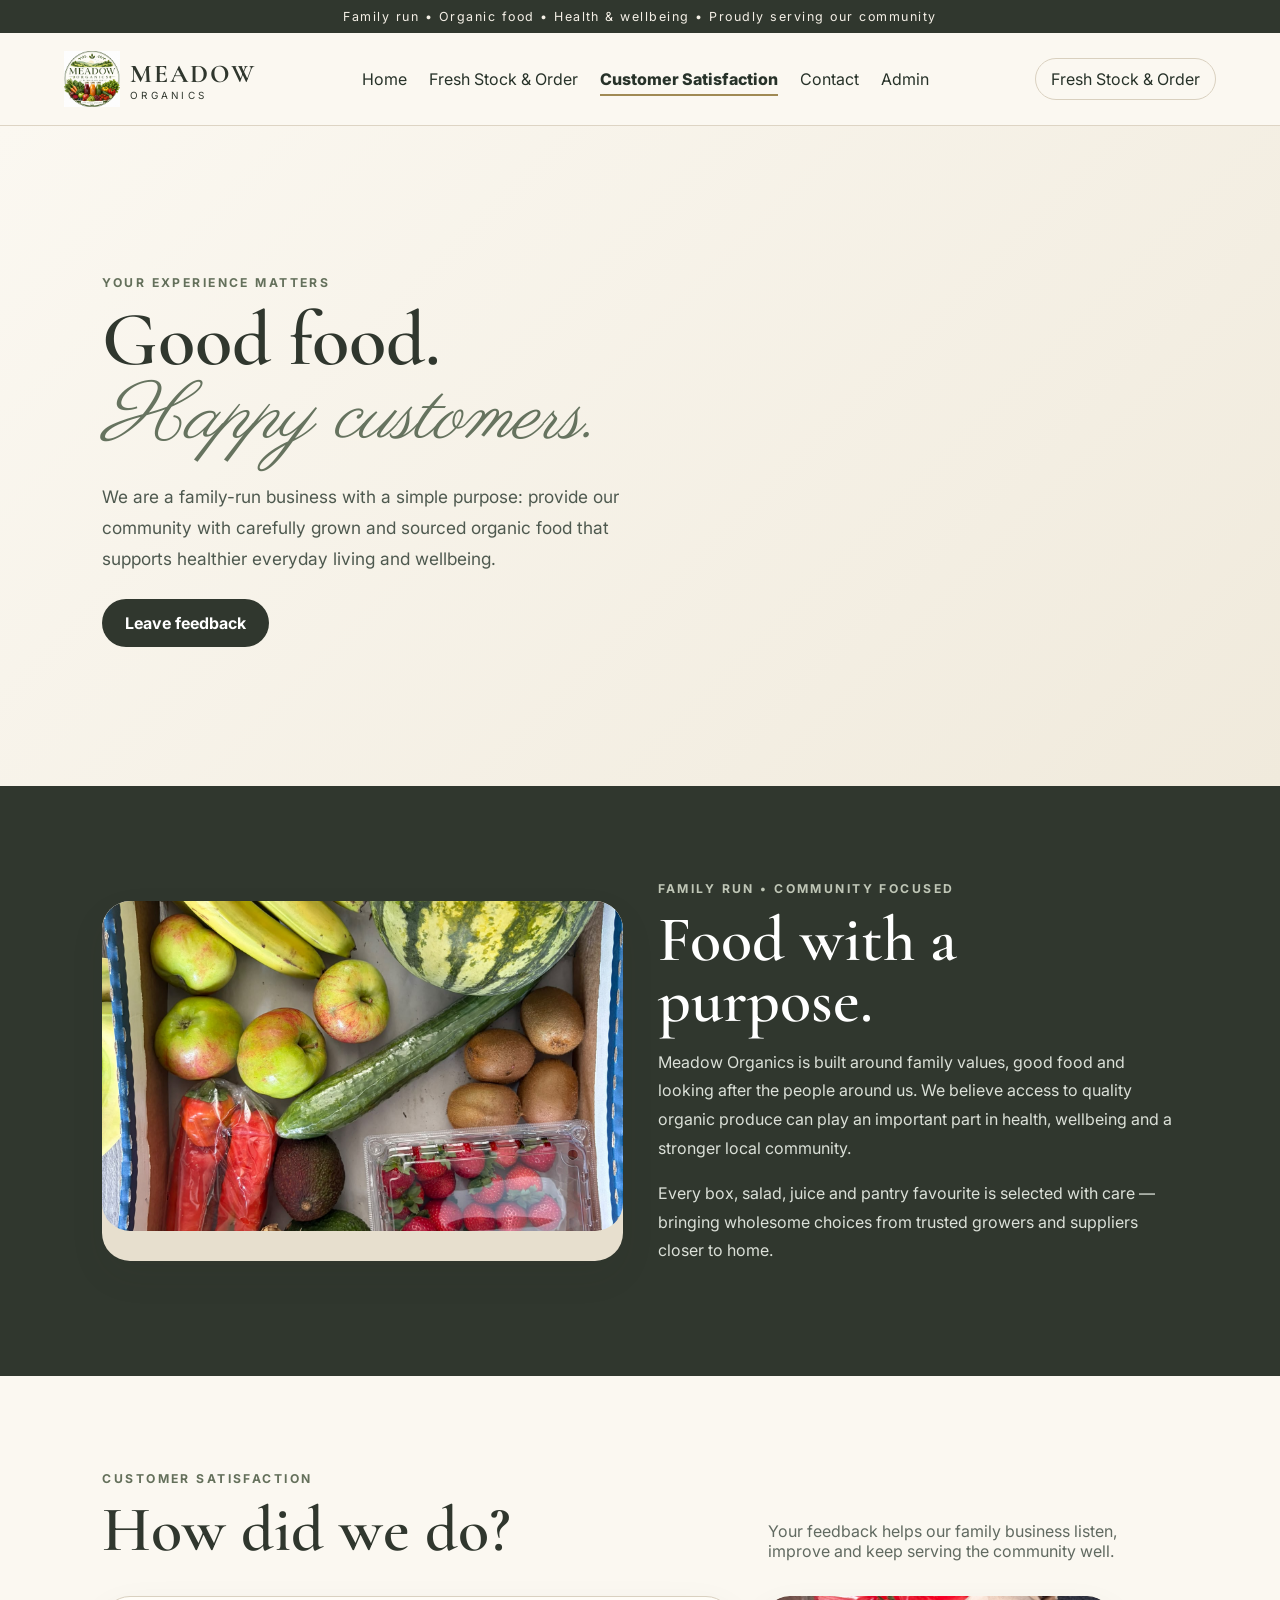
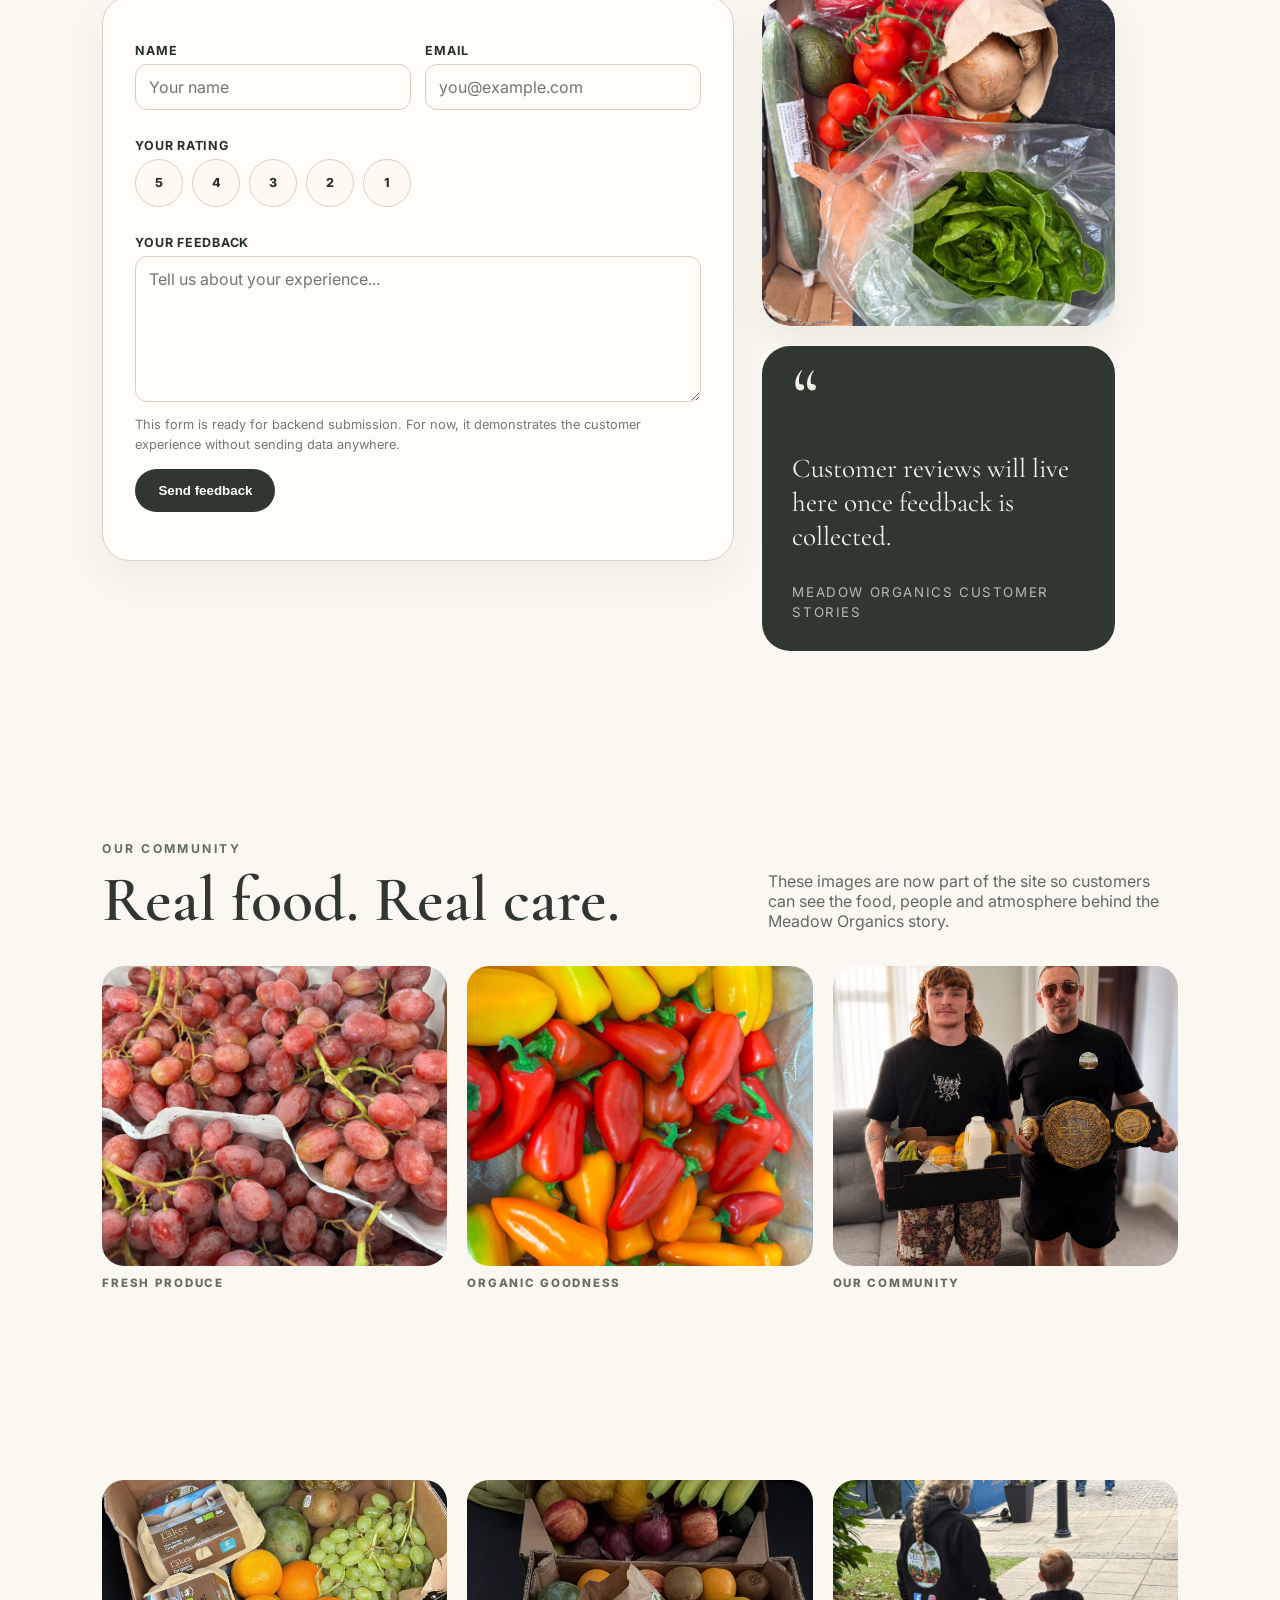
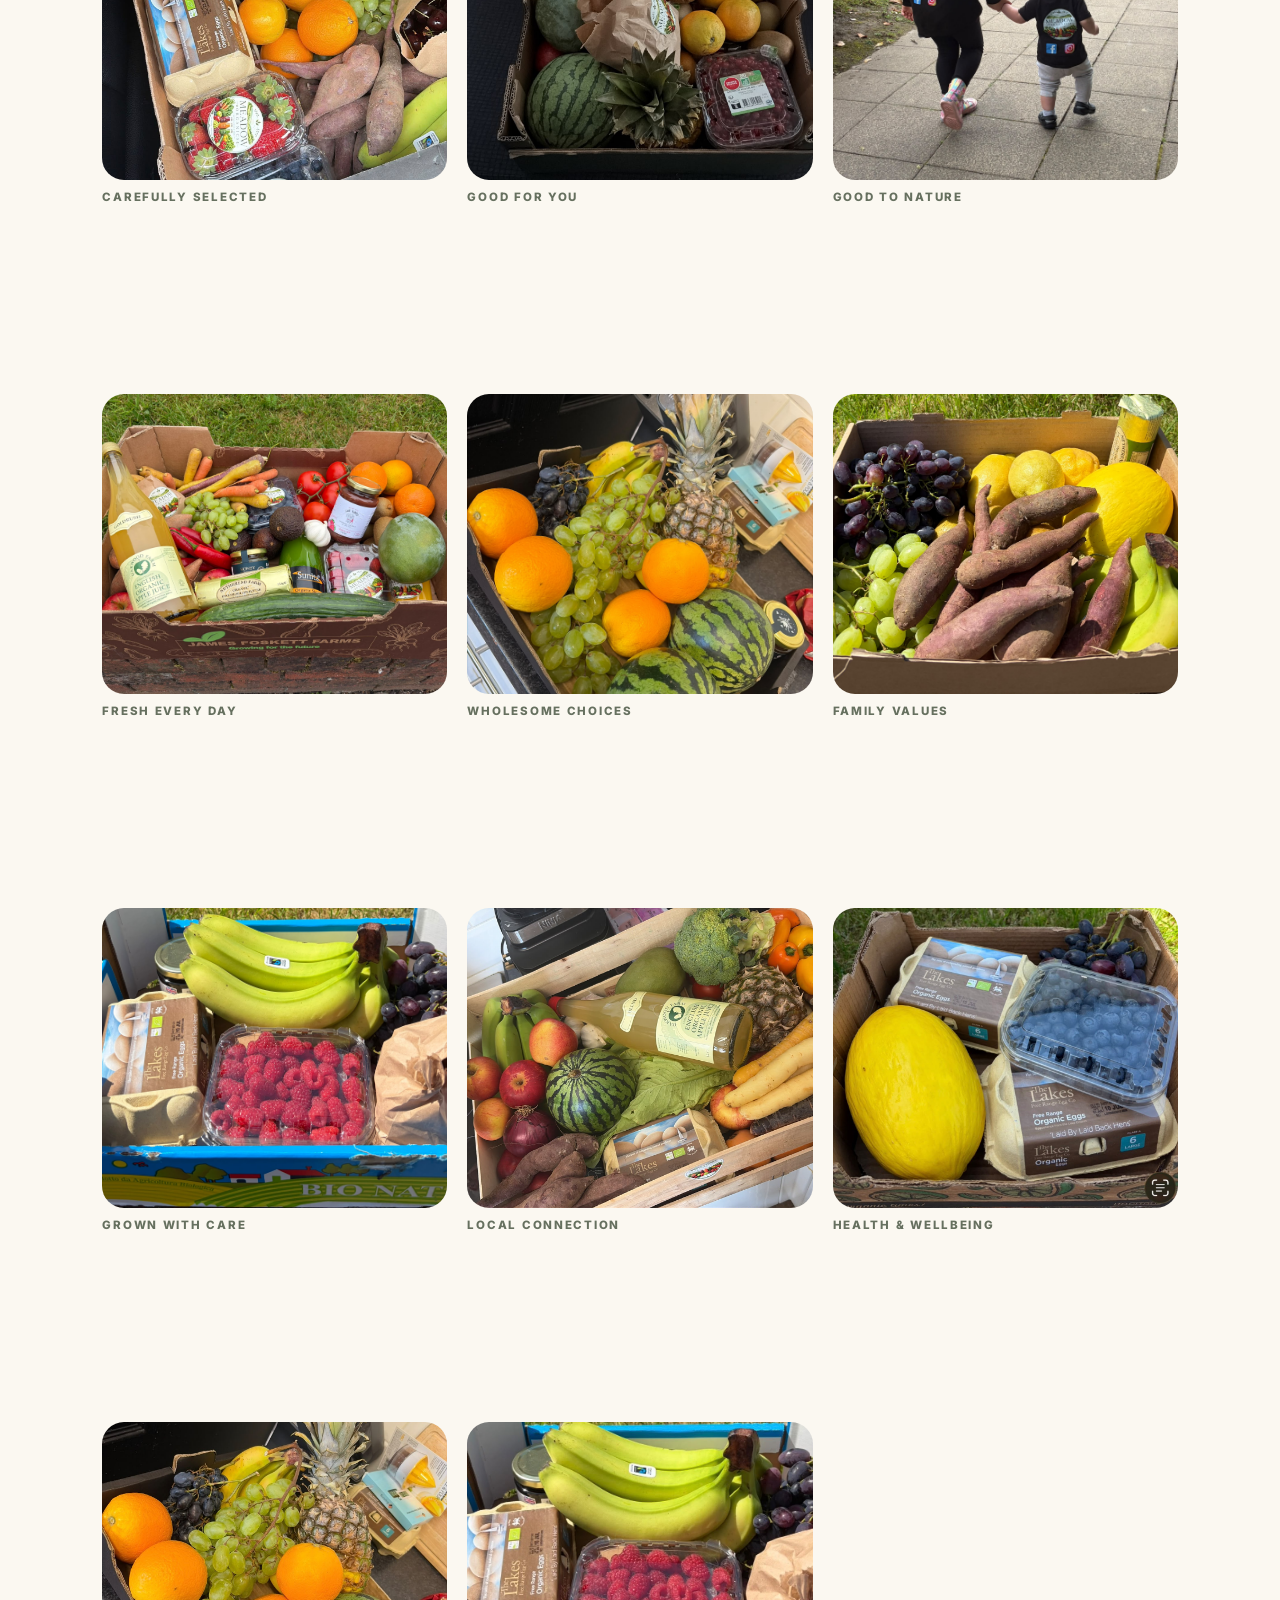
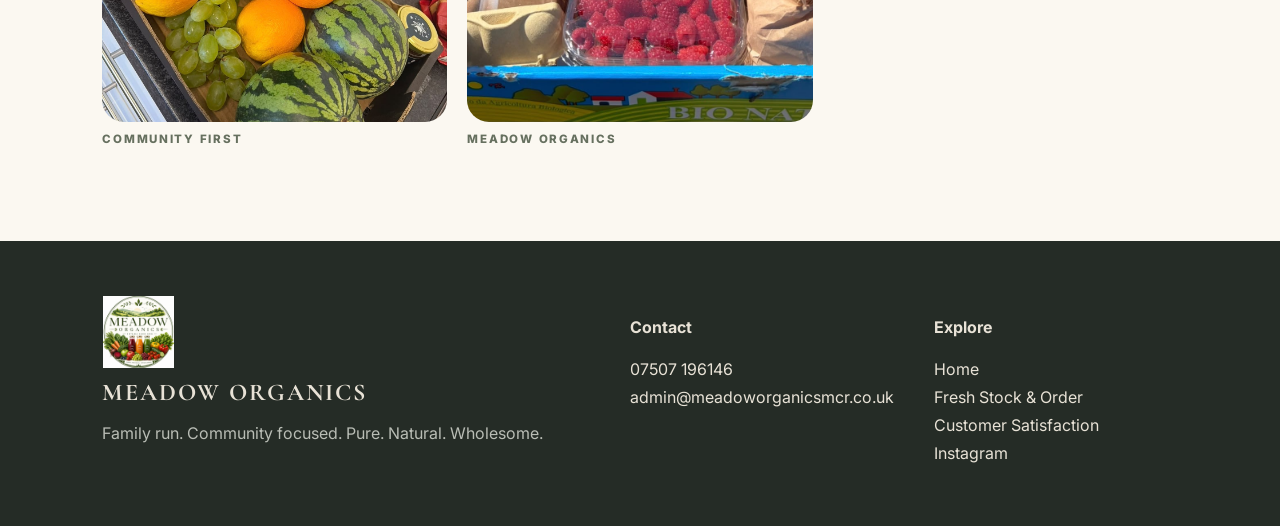
<file: customer-satisfaction.html>
<!doctype html>
<html lang="en">

<head>
    <meta charset="utf-8">
    <meta name="viewport" content="width=device-width,initial-scale=1">
    <title>Customer Satisfaction | Meadow Organics</title>
    <meta name="description" content="Tell Meadow Organics what you think. Family-run, community-focused organic food for health and wellbeing.">
    <link rel="preconnect" href="https://fonts.googleapis.com">
    <link rel="preconnect" href="https://fonts.gstatic.com" crossorigin>
    <link href="https://fonts.googleapis.com/css2?family=Cormorant+Garamond:wght@500;600;700&family=Inter:wght@400;500;600;700&family=Parisienne&display=swap" rel="stylesheet">
    <link rel="stylesheet" href="styles.css">
    <style>
        .brand-logo{width:56px;height:56px;object-fit:contain;display:block;flex:none}.brand-wordmark{display:block}.footer-logo{width:72px;height:72px;margin-bottom:10px}.site-photo{width:100%;height:100%;min-height:300px;object-fit:cover;display:block;border-radius:inherit}.photo-card{overflow:hidden;border-radius:28px;background:#e7dfce;box-shadow:0 15px 35px rgba(45,48,40,.08)}.photo-card img{width:100%;height:330px;object-fit:cover;display:block}.satisfaction-video-wrap{width:100%;display:flex;align-items:center;justify-content:center;background:transparent}.satisfaction-video{width:100%;height:auto;max-height:520px;display:block;object-fit:contain;border-radius:0;background:transparent}.family-panel{display:grid;grid-template-columns:1fr 1fr;gap:35px;align-items:center;background:#30372e;color:#f5f0e7}.family-panel h2{font-family:'Cormorant Garamond',serif;font-size:clamp(3rem,5vw,5rem);line-height:.95;margin:0;color:#fff}.family-panel p:not(.eyebrow){line-height:1.8;color:#dbe0d8;max-width:600px}.family-panel .eyebrow{color:#bfc6b6}.family-image{min-height:360px}.gallery-images{display:grid;grid-template-columns:repeat(3,1fr);gap:20px}.gallery-images img{width:100%;height:300px;object-fit:cover;border-radius:22px;display:block}.gallery-label{font-size:.72rem;letter-spacing:.15em;font-weight:800;color:#66705f;margin:10px 0 0}.@media(max-width:980px){.family-panel{grid-template-columns:1fr}.gallery-images{grid-template-columns:1fr 1fr}}@media(max-width:620px){.brand-logo{width:46px;height:46px}.footer-logo{width:64px;height:64px}.gallery-images{grid-template-columns:1fr}.gallery-images img{height:260px}.satisfaction-video{max-height:420px}}
    </style>
</head>

<body>
    <div class="announcement">Family run • Organic food • Health & wellbeing • Proudly serving our community</div>
    <header class="site-header"><a class="brand" href="index.html" aria-label="Meadow Organics home"><img class="brand-logo" src="logo.png" alt="Meadow Organics logo"><span class="brand-wordmark"><b>MEADOW</b><small>ORGANICS</small></span></a><button class="mobile-toggle" aria-expanded="false" aria-controls="nav">Menu</button>
        <nav id="nav" class="nav"><a href="index.html">Home</a><a href="menu.html">Fresh Stock &amp; Order</a><a href="customer-satisfaction.html" class="nav-current">Customer Satisfaction</a><a href="index.html#contact">Contact</a><a class="admin-link" href="admin.html">Admin</a></nav><a class="cart-button" href="menu.html">Fresh Stock &amp; Order</a>
    </header>
    <main>
        <section class="page-hero satisfaction-hero">
            <div>
                <p class="eyebrow">YOUR EXPERIENCE MATTERS</p>
                <h1>Good food.<br><em>Happy customers.</em></h1>
                <p>We are a family-run business with a simple purpose: provide our community with carefully grown and sourced organic food that supports healthier everyday living and wellbeing.</p><a class="button button-primary" href="#feedback">Leave feedback</a>
            </div>
            <div class="satisfaction-video-wrap"><video class="satisfaction-video" autoplay muted loop playsinline preload="metadata" aria-label="Meadow Organics promotional video"><source src="cunhavideo (2).MP4" type="video/mp4">Your browser does not support the video element.</video></div>
        </section>
        <section class="section family-panel">
            <div class="photo-card family-image"><img class="site-photo" src="image%20(2).jpg" alt="Organic food and produce from Meadow Organics"></div>
            <div><p class="eyebrow">FAMILY RUN • COMMUNITY FOCUSED</p><h2>Food with a purpose.</h2><p>Meadow Organics is built around family values, good food and looking after the people around us. We believe access to quality organic produce can play an important part in health, wellbeing and a stronger local community.</p><p>Every box, salad, juice and pantry favourite is selected with care — bringing wholesome choices from trusted growers and suppliers closer to home.</p></div>
        </section>
        <section class="section" id="feedback">
            <div class="section-heading"><div><p class="eyebrow">CUSTOMER SATISFACTION</p><h2>How did we do?</h2></div><p>Your feedback helps our family business listen, improve and keep serving the community well.</p></div>
            <div class="feedback-layout">
                <form class="feedback-card" id="feedbackForm"><div class="feedback-grid"><div class="checkout-field"><label for="feedbackName">NAME</label><input id="feedbackName" name="name" placeholder="Your name" required></div><div class="checkout-field"><label for="feedbackEmail">EMAIL</label><input id="feedbackEmail" name="email" type="email" placeholder="you@example.com"></div><div class="checkout-field full"><label>YOUR RATING</label><div class="rating-row" role="radiogroup" aria-label="Rating"><label><input type="radio" name="rating" value="5" required><span>5</span></label><label><input type="radio" name="rating" value="4"><span>4</span></label><label><input type="radio" name="rating" value="3"><span>3</span></label><label><input type="radio" name="rating" value="2"><span>2</span></label><label><input type="radio" name="rating" value="1"><span>1</span></label></div></div><div class="checkout-field full"><label for="feedbackMessage">YOUR FEEDBACK</label><textarea id="feedbackMessage" name="message" rows="6" placeholder="Tell us about your experience..." required></textarea></div></div><p class="feedback-note">This form is ready for backend submission. For now, it demonstrates the customer experience without sending data anywhere.</p><button class="button button-primary" type="submit">Send feedback</button><p class="checkout-error" id="feedbackStatus" aria-live="polite"></p></form>
                <div class="satisfaction-side"><div class="photo-card review-image-placeholder"><img class="site-photo" src="image%20(3).jpg" alt="Fresh produce and community food"></div><div class="review-quote"><span>“</span><p>Customer reviews will live here once feedback is collected.</p><small>MEADOW ORGANICS CUSTOMER STORIES</small></div></div>
            </div>
        </section>
        <section class="section"><div class="section-heading"><div><p class="eyebrow">OUR COMMUNITY</p><h2>Real food. Real care.</h2></div><p>These images are now part of the site so customers can see the food, people and atmosphere behind the Meadow Organics story.</p></div><div class="gallery-images"><div><img src="image%20(4).jpg" alt="Meadow Organics produce"><p class="gallery-label">FRESH PRODUCE</p></div><div><img src="image%20(5).jpg" alt="Organic food at Meadow Organics"><p class="gallery-label">ORGANIC GOODNESS</p></div><div><img src="image%20(6).jpg" alt="Community and food at Meadow Organics"><p class="gallery-label">OUR COMMUNITY</p></div></div></section>
        <section class="section"><div class="gallery-images"><div><img src="image%20(7).jpg" alt="Meadow Organics food"><p class="gallery-label">CAREFULLY SELECTED</p></div><div><img src="image%20(8).jpg" alt="Fresh organic ingredients"><p class="gallery-label">GOOD FOR YOU</p></div><div><img src="image%20(9).jpg" alt="Organic produce"><p class="gallery-label">GOOD TO NATURE</p></div></div></section>
        <section class="section"><div class="gallery-images"><div><img src="image%20(10).jpg" alt="Meadow Organics produce"><p class="gallery-label">FRESH EVERY DAY</p></div><div><img src="image%20(11).jpg" alt="Organic food and produce"><p class="gallery-label">WHOLESOME CHOICES</p></div><div><img src="image%20(12).jpg" alt="Meadow Organics community food"><p class="gallery-label">FAMILY VALUES</p></div></div></section>
        <section class="section"><div class="gallery-images"><div><img src="image%20(13).jpg" alt="Organic produce"><p class="gallery-label">GROWN WITH CARE</p></div><div><img src="image%20(14).jpg" alt="Fresh food"><p class="gallery-label">LOCAL CONNECTION</p></div><div><img src="image%20(15).jpg" alt="Meadow Organics food"><p class="gallery-label">HEALTH & WELLBEING</p></div></div></section>
        <section class="section"><div class="gallery-images"><div><img src="image%20(16).jpg" alt="Organic produce"><p class="gallery-label">COMMUNITY FIRST</p></div><div><img src="image%20(17).jpg" alt="Fresh organic food"><p class="gallery-label">MEADOW ORGANICS</p></div><div class="satisfaction-video-wrap"><video class="satisfaction-video" autoplay muted loop playsinline preload="metadata" aria-label="Meadow Organics promotional video"><source src="cunhavideo.MP4" type="video/mp4">Your browser does not support the video element.</video></div></div></section>
    </main>
    <footer class="footer"><div class="footer-brand"><img class="brand-logo footer-logo" src="logo.png" alt="Meadow Organics logo"><b>MEADOW ORGANICS</b><p>Family run. Community focused. Pure. Natural. Wholesome.</p></div><div><h4>Contact</h4><a href="tel:07507196146">07507 196146</a><a href="mailto:admin@meadoworganicsmcr.co.uk">admin@meadoworganicsmcr.co.uk</a></div><div><h4>Explore</h4><a href="index.html">Home</a><a href="menu.html">Fresh Stock &amp; Order</a><a href="customer-satisfaction.html">Customer Satisfaction</a><a href="https://www.instagram.com/meadow.organics.mcr/" target="_blank" rel="noreferrer">Instagram</a></div></footer>
    <script>document.querySelector('.mobile-toggle')?.addEventListener('click',()=>{const n=document.getElementById('nav');n.classList.toggle('show');document.querySelector('.mobile-toggle').setAttribute('aria-expanded',n.classList.contains('show'))});document.getElementById('feedbackForm')?.addEventListener('submit',e=>{e.preventDefault();document.getElementById('feedbackStatus').textContent='Thank you — your feedback has been recorded for this demo. We can connect this form to the business email next.'});</script>
</body>
</html>
</file>
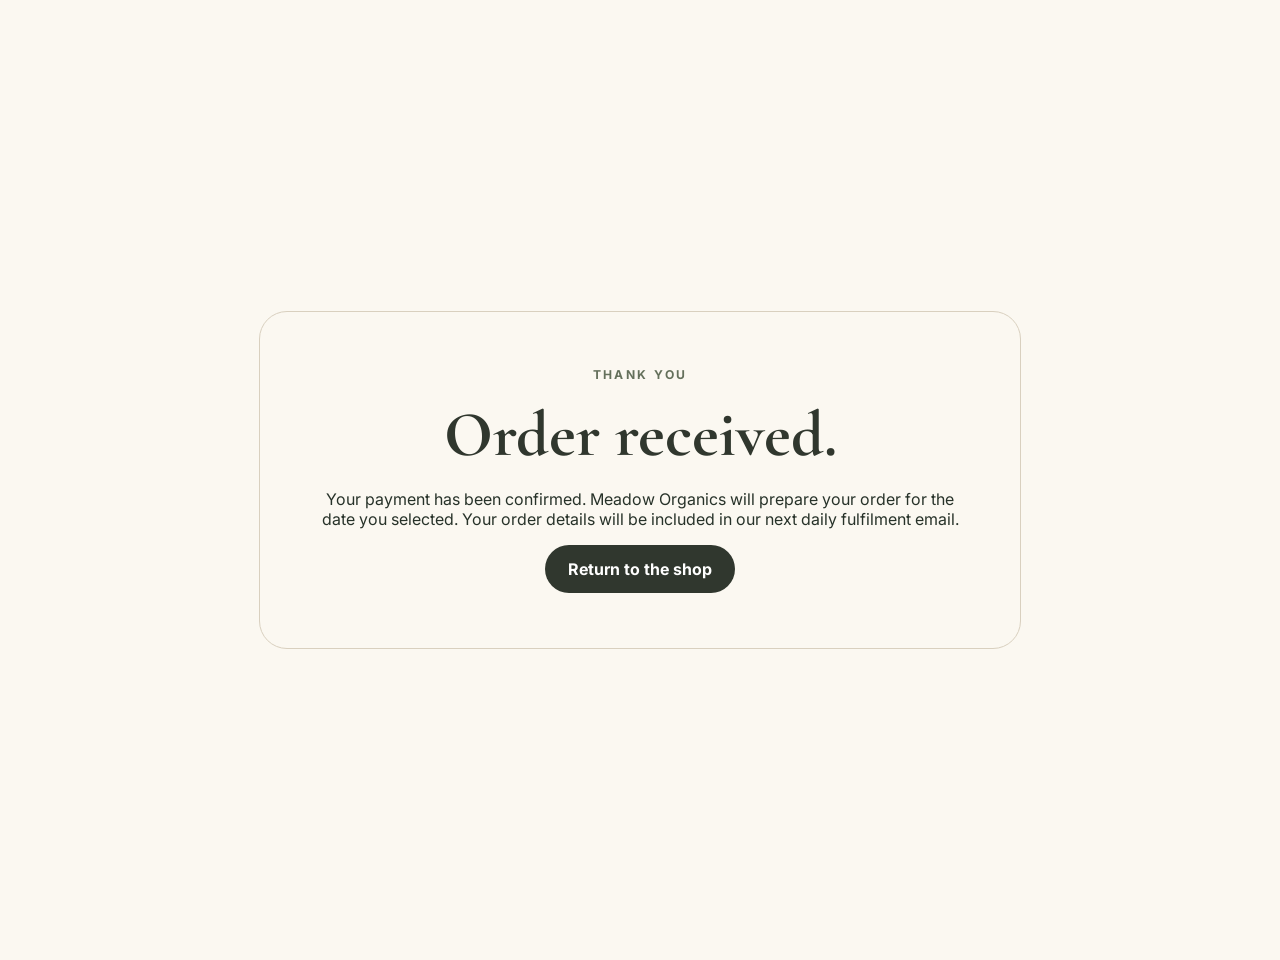
<file: success.html>
<!doctype html><html lang="en"><head><meta charset="utf-8"><meta name="viewport" content="width=device-width,initial-scale=1"><title>Order received | Meadow Organics</title><link rel="preconnect" href="https://fonts.googleapis.com"><link rel="preconnect" href="https://fonts.gstatic.com" crossorigin><link href="https://fonts.googleapis.com/css2?family=Cormorant+Garamond:wght@500;600;700&family=Inter:wght@400;500;600;700&display=swap" rel="stylesheet"><link rel="stylesheet" href="styles.css"></head><body><main style="min-height:100vh;display:grid;place-items:center;padding:30px"><section class="admin-card" style="max-width:650px;text-align:center;background:#fbf8f1;border:1px solid #d9d0bf;border-radius:28px;padding:55px"><p class="eyebrow">THANK YOU</p><h1 style="font-family:'Cormorant Garamond',serif;font-size:4rem;color:#30372e;margin:0">Order received.</h1><p>Your payment has been confirmed. Meadow Organics will prepare your order for the date you selected. Your order details will be included in our next daily fulfilment email.</p><a class="button button-primary" href="/">Return to the shop</a></section></main></body></html>
</file>
<file: styles.css>
body{margin:0;background:#fbf8f1;color:#273229;font-family:Inter,Arial,sans-serif}.announcement{background:#30372e;color:#f5f0e7;text-align:center;padding:9px;letter-spacing:.12em;font-size:.78rem}.site-header{position:sticky;top:0;z-index:40;display:grid;grid-template-columns:auto 1fr auto;align-items:center;gap:30px;padding:18px 5vw;background:rgba(251,248,241,.96);backdrop-filter:blur(12px);border-bottom:1px solid #ddd4c4}.brand{display:flex;align-items:center;gap:10px;text-decoration:none;color:#30372e}.brand-mark{font-size:25px;transform:rotate(45deg);display:inline-block}.brand b,.footer-brand b{font-family:'Cormorant Garamond',serif;font-size:1.6rem;letter-spacing:.08em}.brand small{display:block;font-size:.62rem;letter-spacing:.33em}.nav{display:flex;justify-content:center;gap:22px;align-items:center}.nav a,.footer a{color:inherit;text-decoration:none}.nav a:hover,.footer a:hover,.text-link:hover{opacity:.65}.nav-current{font-weight:800;position:relative}.nav-current:after{content:'';position:absolute;left:0;right:0;bottom:-7px;height:2px;background:#a08a54}.cart-button,.mobile-toggle,.icon-button{border:1px solid #d9d0bf;background:transparent;color:#273229;padding:10px 15px;border-radius:999px;cursor:pointer}.cart-button{text-decoration:none}.cart-button span{background:#30372e;color:#fff;border-radius:50%;padding:2px 7px;margin-left:5px}.mobile-toggle{display:none}.hero{min-height:680px;display:grid;grid-template-columns:1fr 1fr;gap:40px;align-items:center;padding:80px 8vw 70px;background:linear-gradient(135deg,#fbf8f1,#f0eadc);overflow:hidden}.eyebrow{font-size:.76rem;letter-spacing:.2em;font-weight:700;color:#64705b;margin:0 0 14px}.hero h1,.section h2,.cta h2{font-family:'Cormorant Garamond',serif;font-weight:600;line-height:.95;margin:0;color:#30372e}.hero h1{font-size:clamp(4rem,7vw,7rem)}.hero h1 em{font-family:Parisienne,cursive;font-weight:400;color:#66735f}.hero-text{max-width:570px;font-size:1.12rem;margin:24px 0;color:#4e594f}.hero-actions{display:flex;gap:12px;flex-wrap:wrap}.button{display:inline-flex;align-items:center;justify-content:center;text-decoration:none;border-radius:999px;border:1px solid transparent;padding:13px 22px;font-weight:700;cursor:pointer;transition:.2s}.button:hover{transform:translateY(-2px);box-shadow:0 12px 25px rgba(39,50,41,.12)}.button-primary{background:#30372e;color:#fff}.button-ghost{border-color:#30372e;color:#30372e}.button-light{background:#f7f1e5;color:#30372e}.mini-trust{display:flex;gap:18px;flex-wrap:wrap;margin-top:24px;font-size:.78rem;color:#5f675f}.hero-art{position:relative;display:flex;align-items:center;justify-content:center;border-radius:30px;background:#e7dfce;box-shadow:0 22px 60px rgba(40,48,40,.12)}.hero-smoothie{width:100%;height:auto;min-height:0;display:block;object-fit:contain;object-position:center;border-radius:30px;transition:transform .7s ease,filter .4s ease}.hero-art:hover .hero-smoothie{transform:scale(1.025);filter:saturate(1.04)}.strip{display:grid;grid-template-columns:repeat(3,1fr);background:#30372e;color:#f5f0e7;padding:25px 8vw;gap:20px}.strip div{text-align:center;border-right:1px solid rgba(255,255,255,.17)}.strip div:last-child{border-right:0}.strip strong{display:block;font-size:.8rem;letter-spacing:.18em}.strip span{display:block;font-size:.78rem;opacity:.7;margin-top:4px}.section{padding:95px 8vw}.section-heading{display:flex;justify-content:space-between;gap:30px;align-items:end;margin-bottom:35px}.section h2{font-size:clamp(3rem,5vw,5rem)}.section-heading>p{max-width:410px;color:#616a61;margin:0}.category-row{display:flex;gap:10px;overflow:auto;padding-bottom:16px}.cat{border:1px solid #d9d0bf;background:#fffaf1;border-radius:999px;padding:10px 16px;white-space:nowrap;cursor:pointer}.cat.active{background:#30372e;color:#fff}.product-grid{display:grid;grid-template-columns:repeat(4,1fr);gap:20px}.product-card{background:#fffdf7;border:1px solid #d9d0bf;border-radius:22px;overflow:hidden;box-shadow:0 10px 25px rgba(45,48,40,.05);transition:.25s}.product-card:hover{transform:translateY(-5px);box-shadow:0 18px 35px rgba(45,48,40,.11)}.product-art{height:180px;background:linear-gradient(135deg,#ece4d5,#d8d0be);display:flex;align-items:center;justify-content:center;font-size:4.3rem}.product-body{padding:17px}.product-body small{color:#64705b;font-weight:700;letter-spacing:.12em}.product-body h3{font-family:'Cormorant Garamond',serif;font-size:1.6rem;margin:5px 0}.price-row{display:flex;justify-content:space-between;align-items:center;margin-top:12px}.price{font-weight:800}.add{border:0;border-radius:999px;background:#30372e;color:#fff;padding:9px 13px;cursor:pointer}.story{display:grid;grid-template-columns:1fr 1fr;gap:70px;align-items:center;background:#eee8db}.story-image{min-height:470px;border-radius:28px;background:linear-gradient(155deg,#9a8054,#4d5847);display:grid;place-items:center}.story-card{width:55%;aspect-ratio:1/1;padding:38px;background:#f5efe3;border:8px double #7d6f53;text-align:center;display:flex;flex-direction:column;justify-content:center;box-shadow:0 20px 40px rgba(0,0,0,.2)}.story-card span{font-family:'Cormorant Garamond',serif;font-size:2rem;letter-spacing:.2em}.story-card b{font-family:'Cormorant Garamond',serif;font-size:2.8rem}.story-card small{letter-spacing:.23em;margin-top:10px}.story-copy p:not(.eyebrow){color:#60685f}.text-link{display:inline-block;margin-top:8px;color:#30372e;font-weight:700;text-decoration:none}.values{display:grid;grid-template-columns:repeat(3,1fr);gap:20px}.value-card{background:#fffdf7;border:1px solid #d9d0bf;padding:30px;border-radius:22px}.value-card span{font-family:'Cormorant Garamond',serif;font-size:2rem;color:#a08a54}.value-card h3{font-family:'Cormorant Garamond',serif;font-size:2rem;margin:5px 0}.value-card p{color:#687067;margin:0}.cta{margin:0 8vw 90px;padding:55px;display:flex;justify-content:space-between;align-items:center;gap:30px;background:#30372e;border-radius:30px;color:#fff}.cta h2{color:#fff}.cta .eyebrow{color:#bfc6b6}.cta p:not(.eyebrow){color:#dbe0d8}.footer{display:grid;grid-template-columns:2fr 1fr 1fr;gap:40px;padding:55px 8vw;background:#252c26;color:#e8e2d6}.footer a{display:block;margin:8px 0}.footer-brand b{font-size:1.5rem}.footer-brand p{color:#b9bdb5}.cart-drawer{position:fixed;z-index:70;right:-480px;top:0;height:100vh;width:min(460px,100vw);background:#fbf8f1;box-shadow:-30px 0 80px rgba(0,0,0,.16);transition:right .3s;display:flex;flex-direction:column}.cart-drawer.open{right:0}.drawer-head{display:flex;justify-content:space-between;align-items:center;padding:24px;border-bottom:1px solid #d9d0bf}.drawer-head h3{font-family:'Cormorant Garamond',serif;font-size:2rem;margin:0}.cart-items{padding:20px;overflow:auto;flex:1}.cart-line{display:grid;grid-template-columns:64px 1fr auto;gap:12px;align-items:center;padding:12px 0;border-bottom:1px solid #d9d0bf}.cart-thumb{width:64px;height:64px;border-radius:14px;background:#e8dfcf;display:grid;place-items:center;font-size:2rem}.qty{display:flex;align-items:center;gap:7px;margin-top:6px}.qty button{width:26px;height:26px;border:1px solid #d9d0bf;background:white;border-radius:50%;cursor:pointer}.cart-footer{padding:20px;border-top:1px solid #d9d0bf}.cart-footer>div{display:flex;justify-content:space-between;margin-bottom:15px}.cart-footer small{display:block;text-align:center;color:#777;margin-top:10px}.backdrop{position:fixed;inset:0;background:rgba(22,28,23,.35);z-index:60;opacity:0;visibility:hidden;transition:.25s}.backdrop.show{opacity:1;visibility:visible}.reveal{animation:rise .8s ease both}.delay-1{animation-delay:.18s}.payment-options{display:grid;grid-template-columns:1fr 1fr;gap:10px}.payment-option{display:flex;align-items:center;gap:10px;padding:14px;border:1px solid #d9d0bf;border-radius:14px;background:#fffdf7;cursor:pointer}.payment-option:has(input:checked){border-color:#30372e;box-shadow:inset 0 0 0 1px #30372e}.payment-option input{accent-color:#30372e}.payment-option span{display:grid;gap:3px}.payment-option small{color:#697068;font-size:.75rem}@keyframes rise{from{opacity:0;transform:translateY(20px)}to{opacity:1;transform:none}}.page-hero{min-height:510px;display:grid;grid-template-columns:1fr 1fr;gap:40px;align-items:center;padding:80px 8vw 70px;background:linear-gradient(135deg,#fbf8f1,#f0eadc);overflow:hidden}.page-hero h1{font-family:'Cormorant Garamond',serif;font-weight:600;line-height:.95;margin:0;color:#30372e;font-size:clamp(4rem,6vw,6.5rem)}.page-hero h1 em{font-family:Parisienne,cursive;font-weight:400;color:#66735f}.page-hero>div:first-child>p:not(.eyebrow){max-width:560px;font-size:1.08rem;line-height:1.8;color:#4e594f;margin:25px 0}.image-placeholder{min-height:390px;border:1px dashed #a89d88;border-radius:28px;background:linear-gradient(135deg,#e9e1d2,#d9d0bf);display:grid;place-items:center;text-align:center;overflow:hidden;position:relative}.image-placeholder:before{content:'';position:absolute;inset:18px;border:1px solid rgba(48,55,46,.18);border-radius:20px}.image-placeholder>div{position:relative;z-index:1;padding:30px;display:grid;gap:8px}.image-placeholder span{font-size:.7rem;font-weight:800;letter-spacing:.18em;color:#66705f}.image-placeholder strong{font-family:'Cormorant Garamond',serif;font-size:2rem;color:#30372e}.image-placeholder small{color:#626a61}.feature-promo,.promotion{display:grid;grid-template-columns:1.05fr .95fr;gap:55px;align-items:center;background:#eee8db}.cunha-feature{min-height:440px}.feature-copy p:not(.eyebrow),.promotion p:not(.eyebrow){color:#60685f;max-width:560px;line-height:1.8}.feature-copy h2{font-family:'Cormorant Garamond',serif;font-size:clamp(3rem,5vw,5rem);font-weight:600;line-height:.95;margin:0;color:#30372e}.wide-placeholder{min-height:430px}.feedback-layout{display:grid;grid-template-columns:1.15fr .85fr;gap:28px;align-items:start}.feedback-card{background:#fffdf7;border:1px solid #d9d0bf;border-radius:28px;padding:32px;box-shadow:0 15px 40px rgba(45,48,40,.06)}.feedback-grid{display:grid;grid-template-columns:1fr 1fr;gap:14px}.feedback-grid .checkout-field.full{grid-column:1/-1}.checkout-field{display:grid;gap:6px;margin-top:14px}.checkout-field label{font-size:.78rem;font-weight:700;letter-spacing:.06em}.checkout-field input{padding:12px 13px;border:1px solid #d9d0bf;border-radius:12px;background:#fffdf7;font:inherit}.feedback-card textarea{width:100%;box-sizing:border-box;padding:12px 13px;border:1px solid #d9d0bf;border-radius:12px;background:#fffdf7;font:inherit;resize:vertical}.rating-row{display:flex;gap:9px}.rating-row label{position:relative}.rating-row input{position:absolute;opacity:0}.rating-row span{width:46px;height:46px;border:1px solid #d9d0bf;border-radius:50%;display:grid;place-items:center;font-weight:800;cursor:pointer;background:#fffaf1}.rating-row input:checked+span{background:#30372e;color:#fff;border-color:#30372e}.feedback-note{font-size:.8rem;color:#777;line-height:1.6}.satisfaction-side{display:grid;gap:20px}.review-image-placeholder{min-height:260px}.review-quote{background:#30372e;color:#f5f0e7;border-radius:28px;padding:30px}.review-quote>span{font-family:'Cormorant Garamond',serif;font-size:5rem;line-height:.5}.review-quote p{font-family:'Cormorant Garamond',serif;font-size:1.7rem;line-height:1.25}.review-quote small{letter-spacing:.12em;opacity:.7}.placeholder-grid{display:grid;grid-template-columns:repeat(3,1fr);gap:20px}.placeholder-grid .image-placeholder{min-height:330px}.cunha-promo-placeholder{background:linear-gradient(145deg,#ded6c5,#b8b09d)}@media(max-width:980px){.site-header{grid-template-columns:auto auto auto}.nav{display:none;position:absolute;top:75px;left:0;right:0;background:#fbf8f1;padding:20px;flex-direction:column}.nav.show{display:flex}.mobile-toggle{display:block;justify-self:end}.hero,.page-hero{grid-template-columns:1fr;padding-top:55px}.hero-art{min-height:0}.hero-smoothie{min-height:0}.product-grid{grid-template-columns:repeat(2,1fr)}.story,.feature-promo,.promotion,.feedback-layout{grid-template-columns:1fr}.values{grid-template-columns:1fr}.section-heading{display:block}.strip{grid-template-columns:1fr}.strip div{border-right:0;border-bottom:1px solid rgba(255,255,255,.17);padding-bottom:12px}.strip div:last-child{border-bottom:0}.placeholder-grid{grid-template-columns:1fr}.feedback-grid{grid-template-columns:1fr}.feedback-grid .checkout-field.full{grid-column:auto}}@media(max-width:620px){.site-header{gap:8px;padding:14px 4vw}.brand b{font-size:1.15rem}.brand small{font-size:.5rem}.hero,.page-hero{padding:45px 6vw}.hero h1,.page-hero h1{font-size:4rem}.hero-art{min-height:0;border-radius:22px}.hero-smoothie{min-height:0;height:auto;border-radius:22px}.mini-trust{display:block}.mini-trust span{display:block;margin:5px 0}.section{padding:65px 6vw}.product-grid{grid-template-columns:1fr}.payment-options{grid-template-columns:1fr}.cta{margin:0 6vw 60px;padding:35px 25px;display:block}.cta .button{margin-top:18px}.footer{grid-template-columns:1fr;padding:45px 6vw}.feedback-card{padding:22px}.rating-row span{width:40px;height:40px}.image-placeholder{min-height:300px}.cunha-feature{min-height:320px}}
</file>
